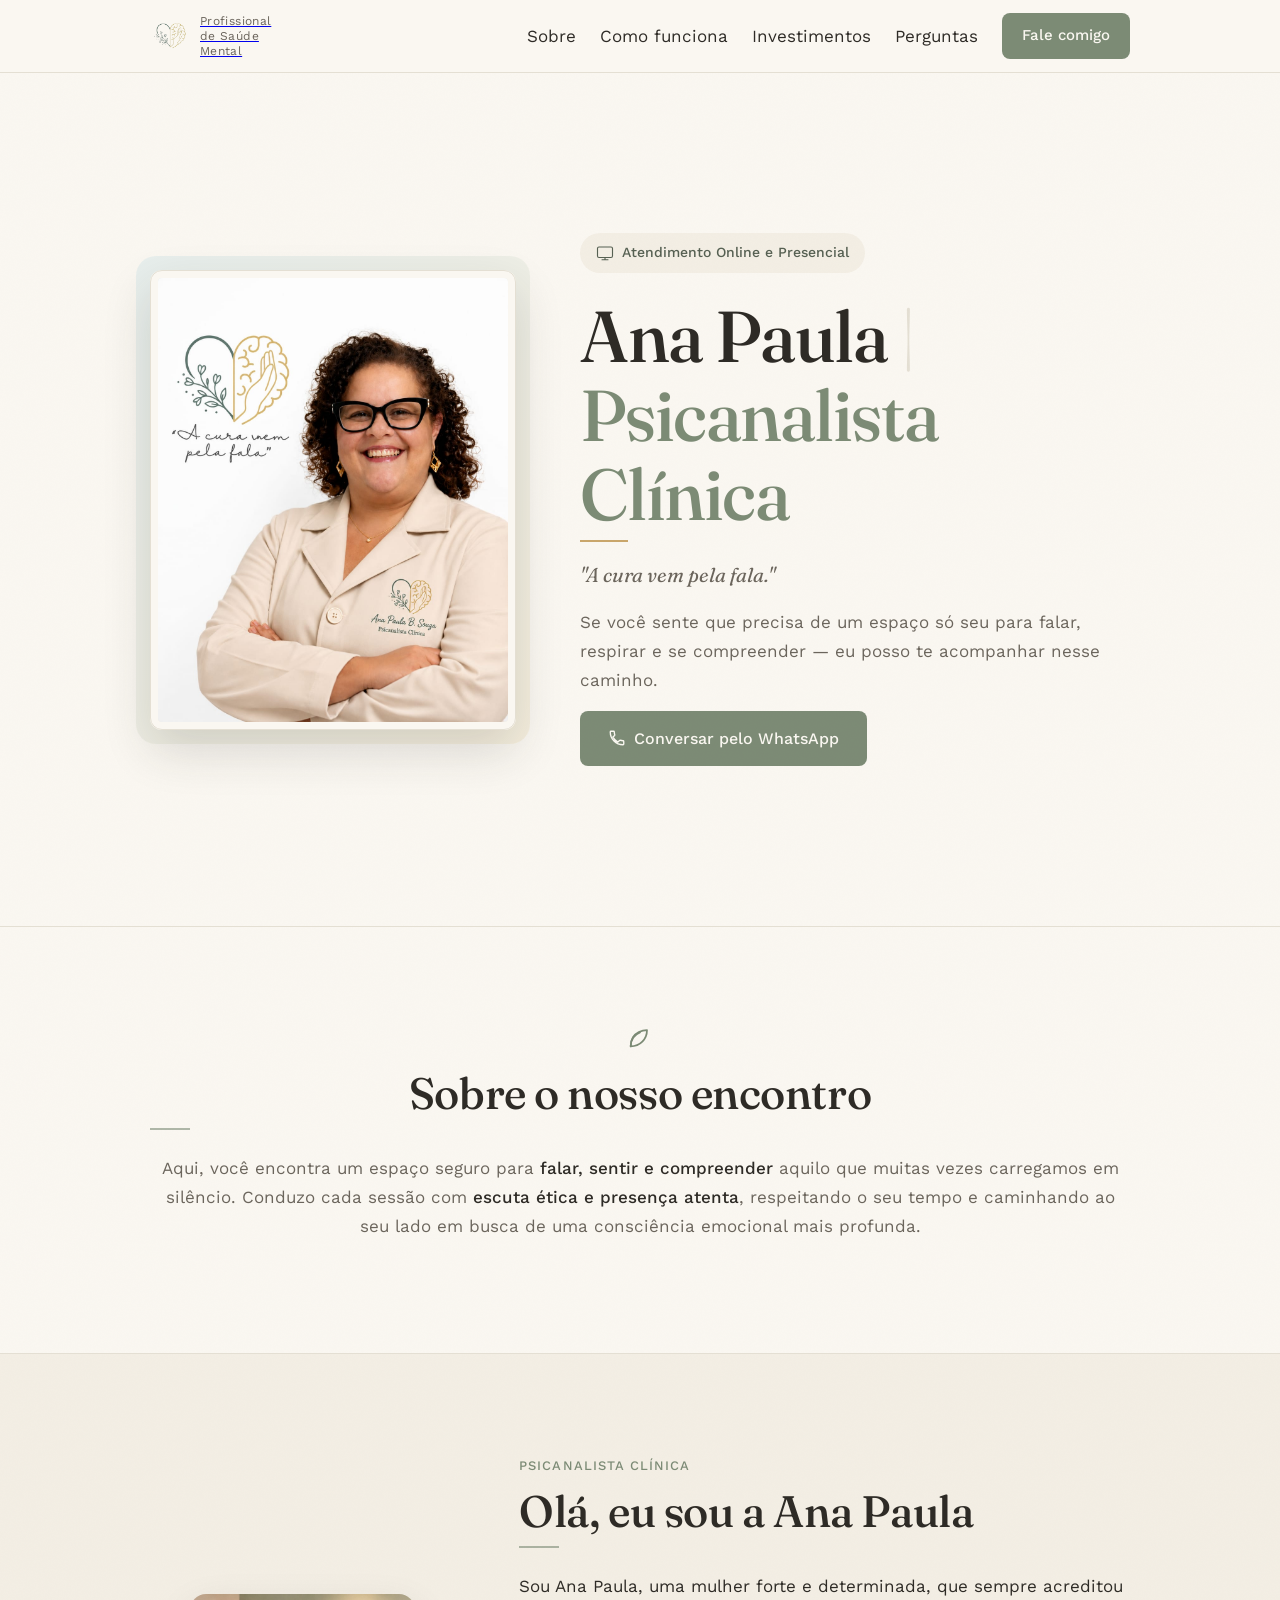
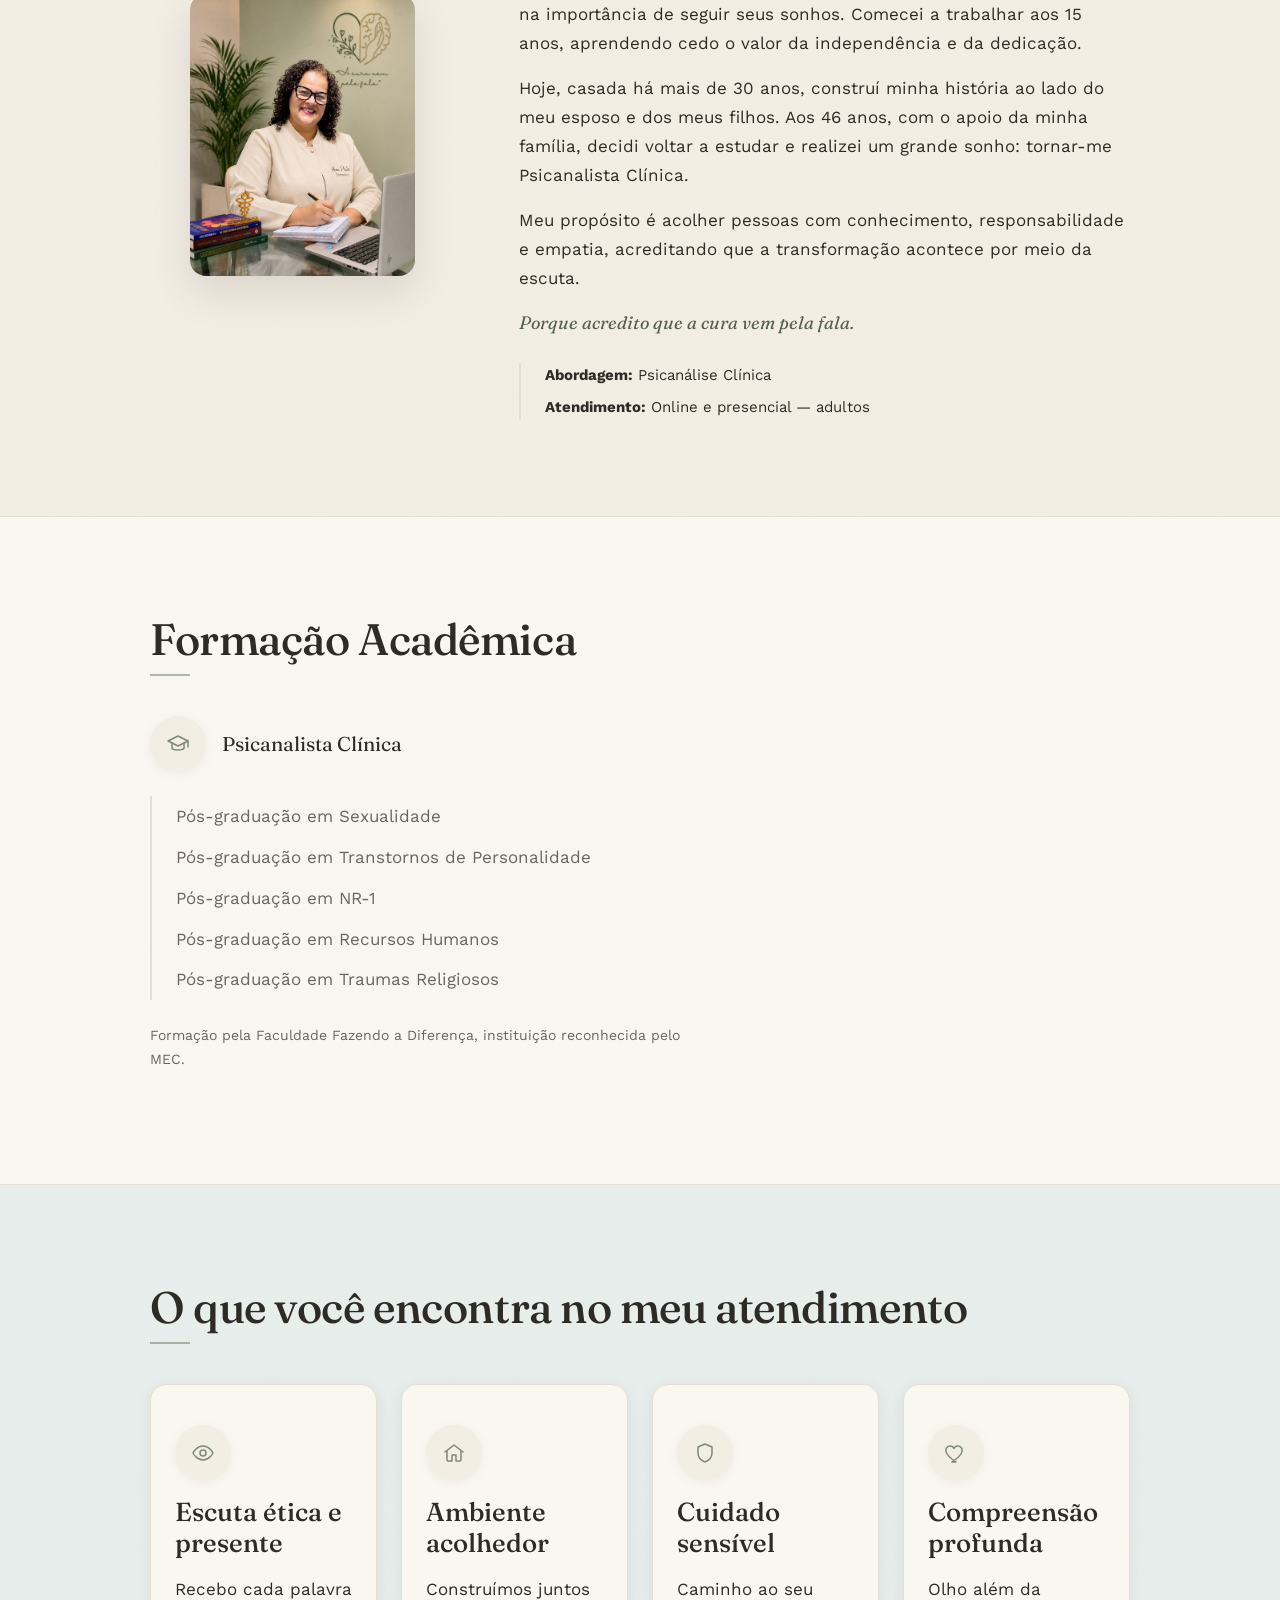
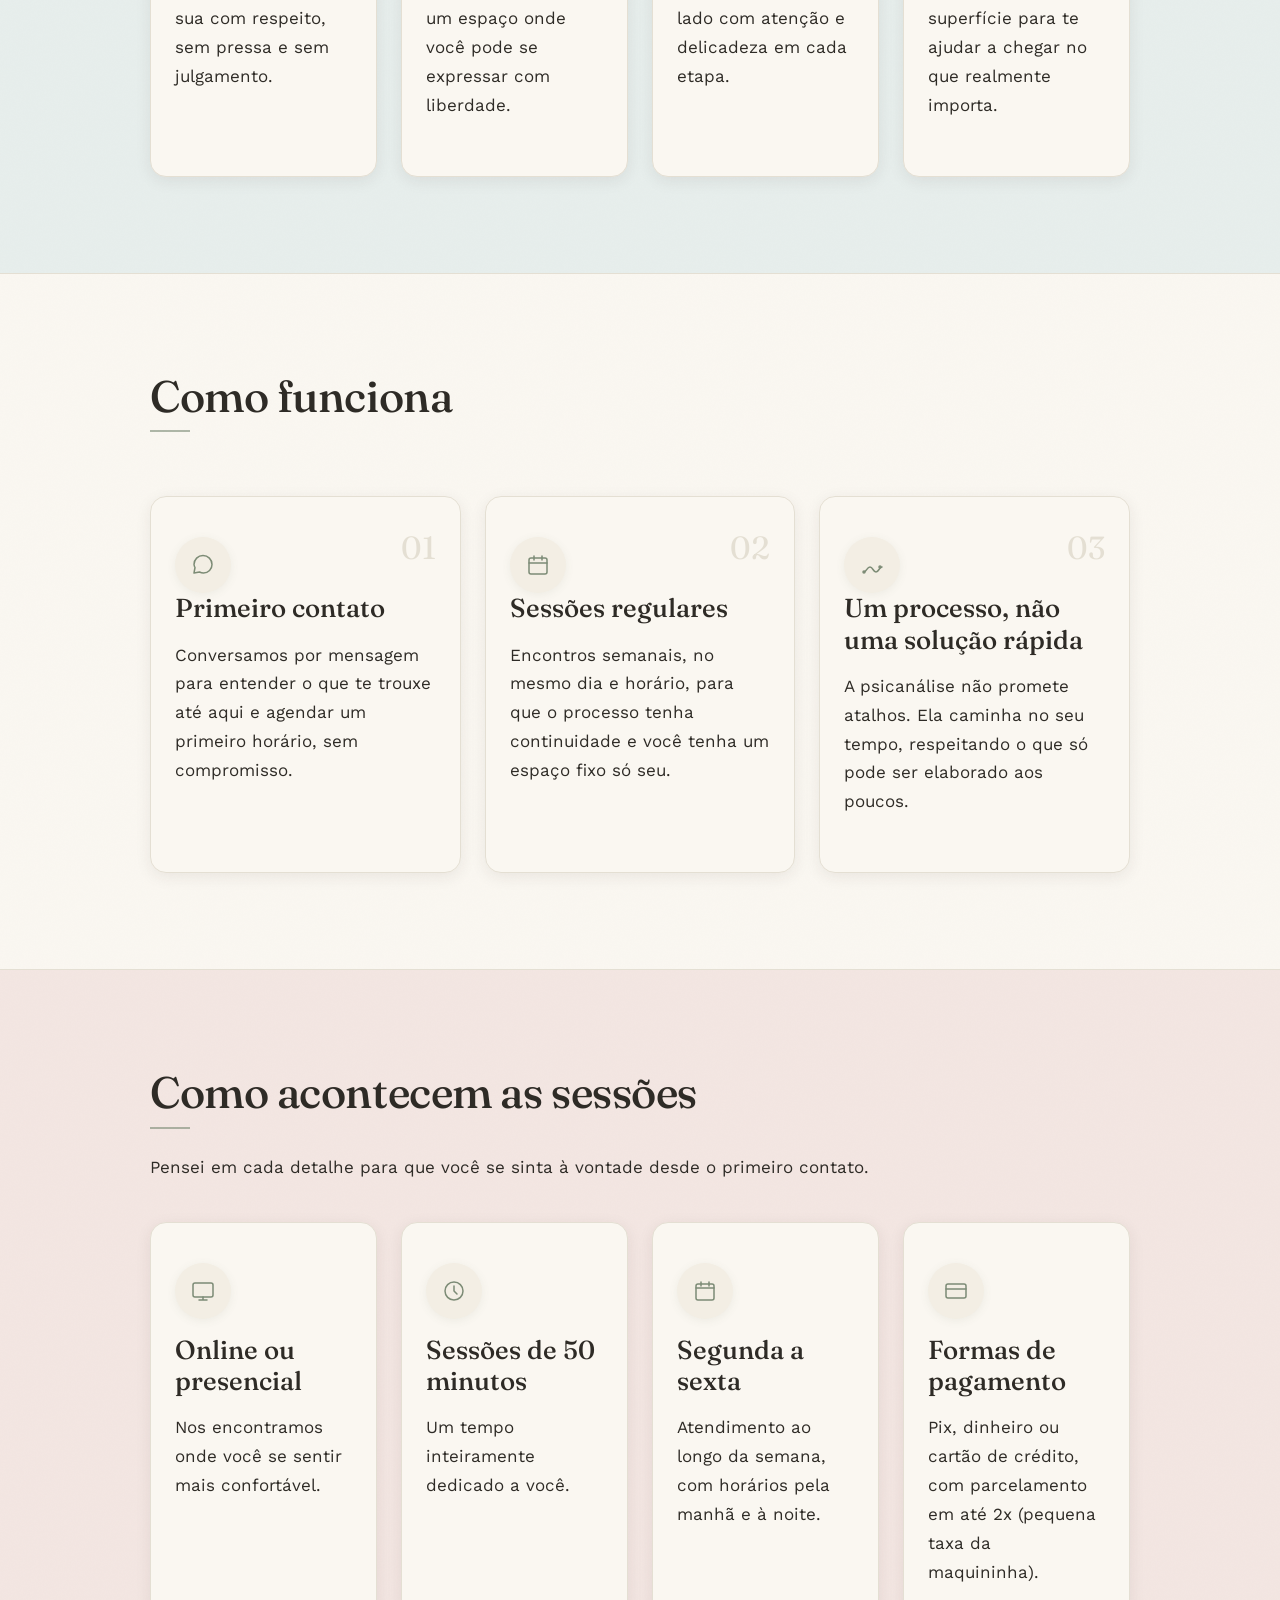
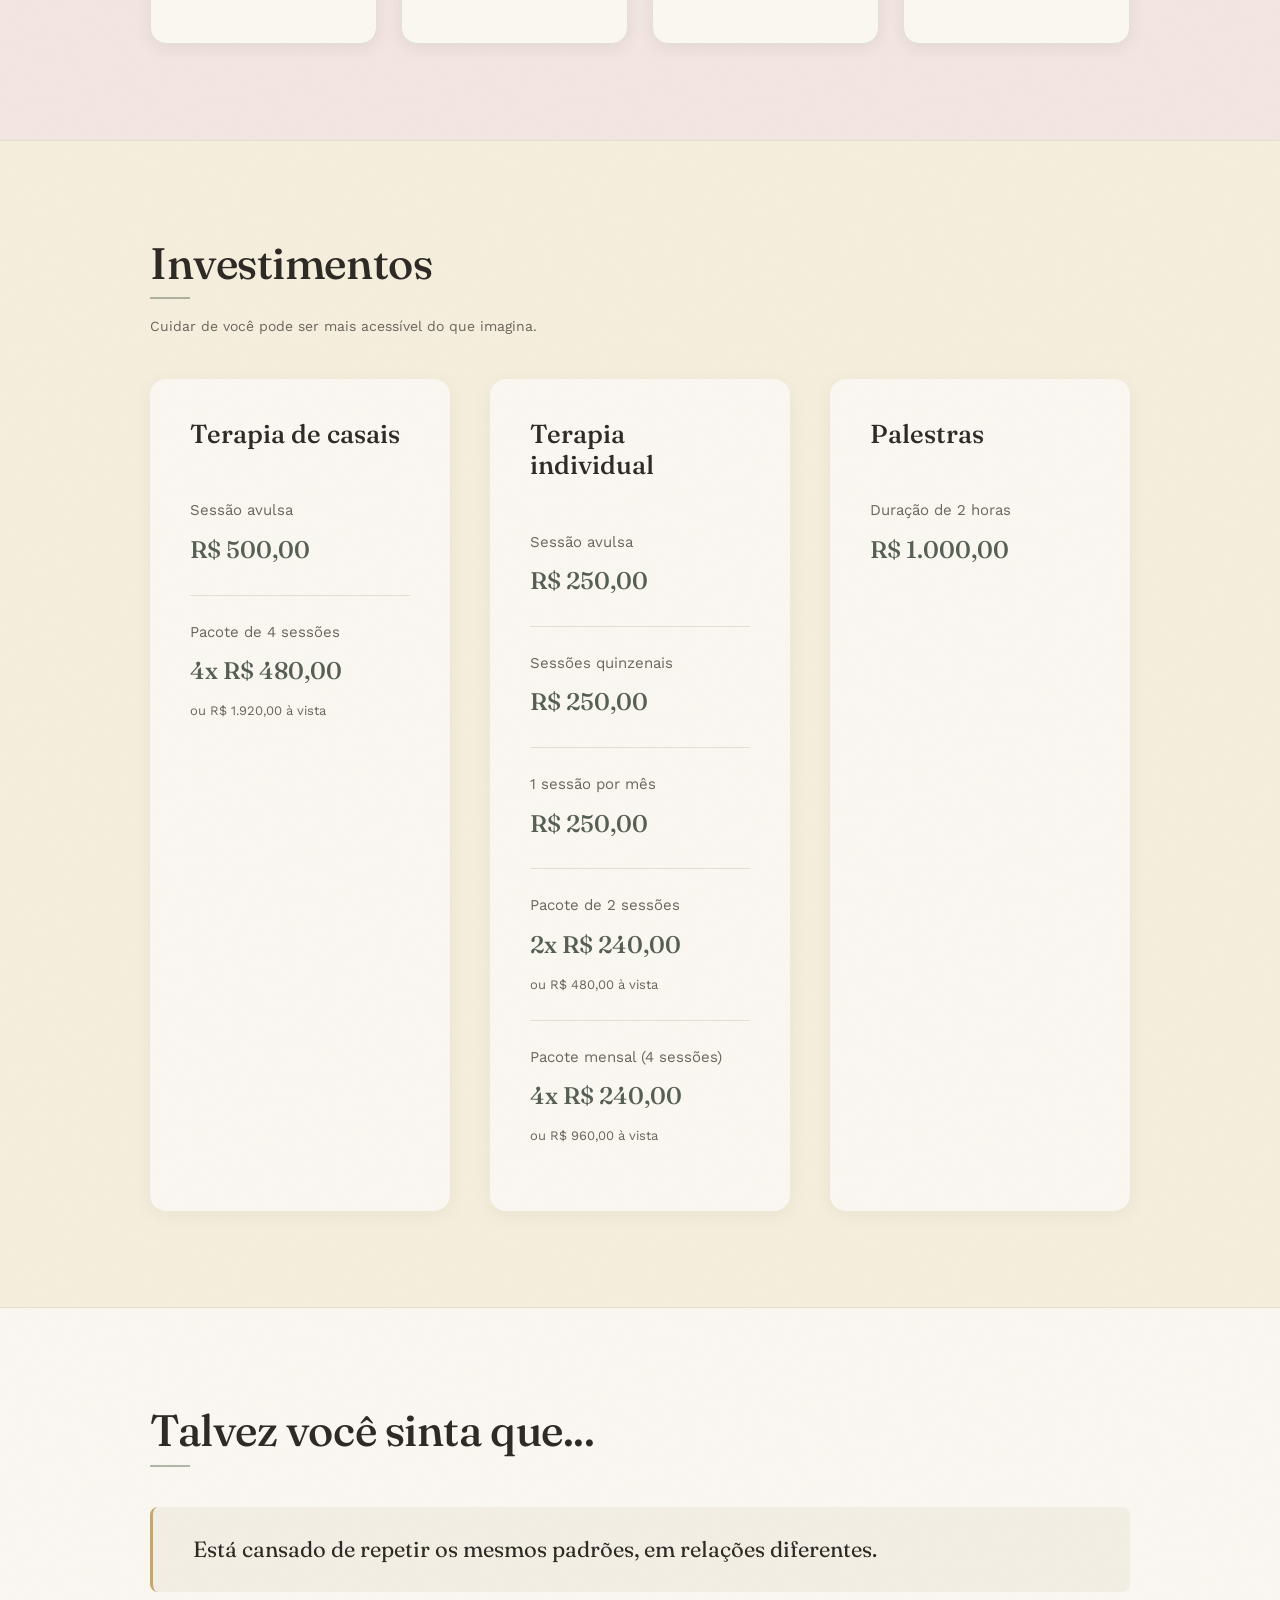
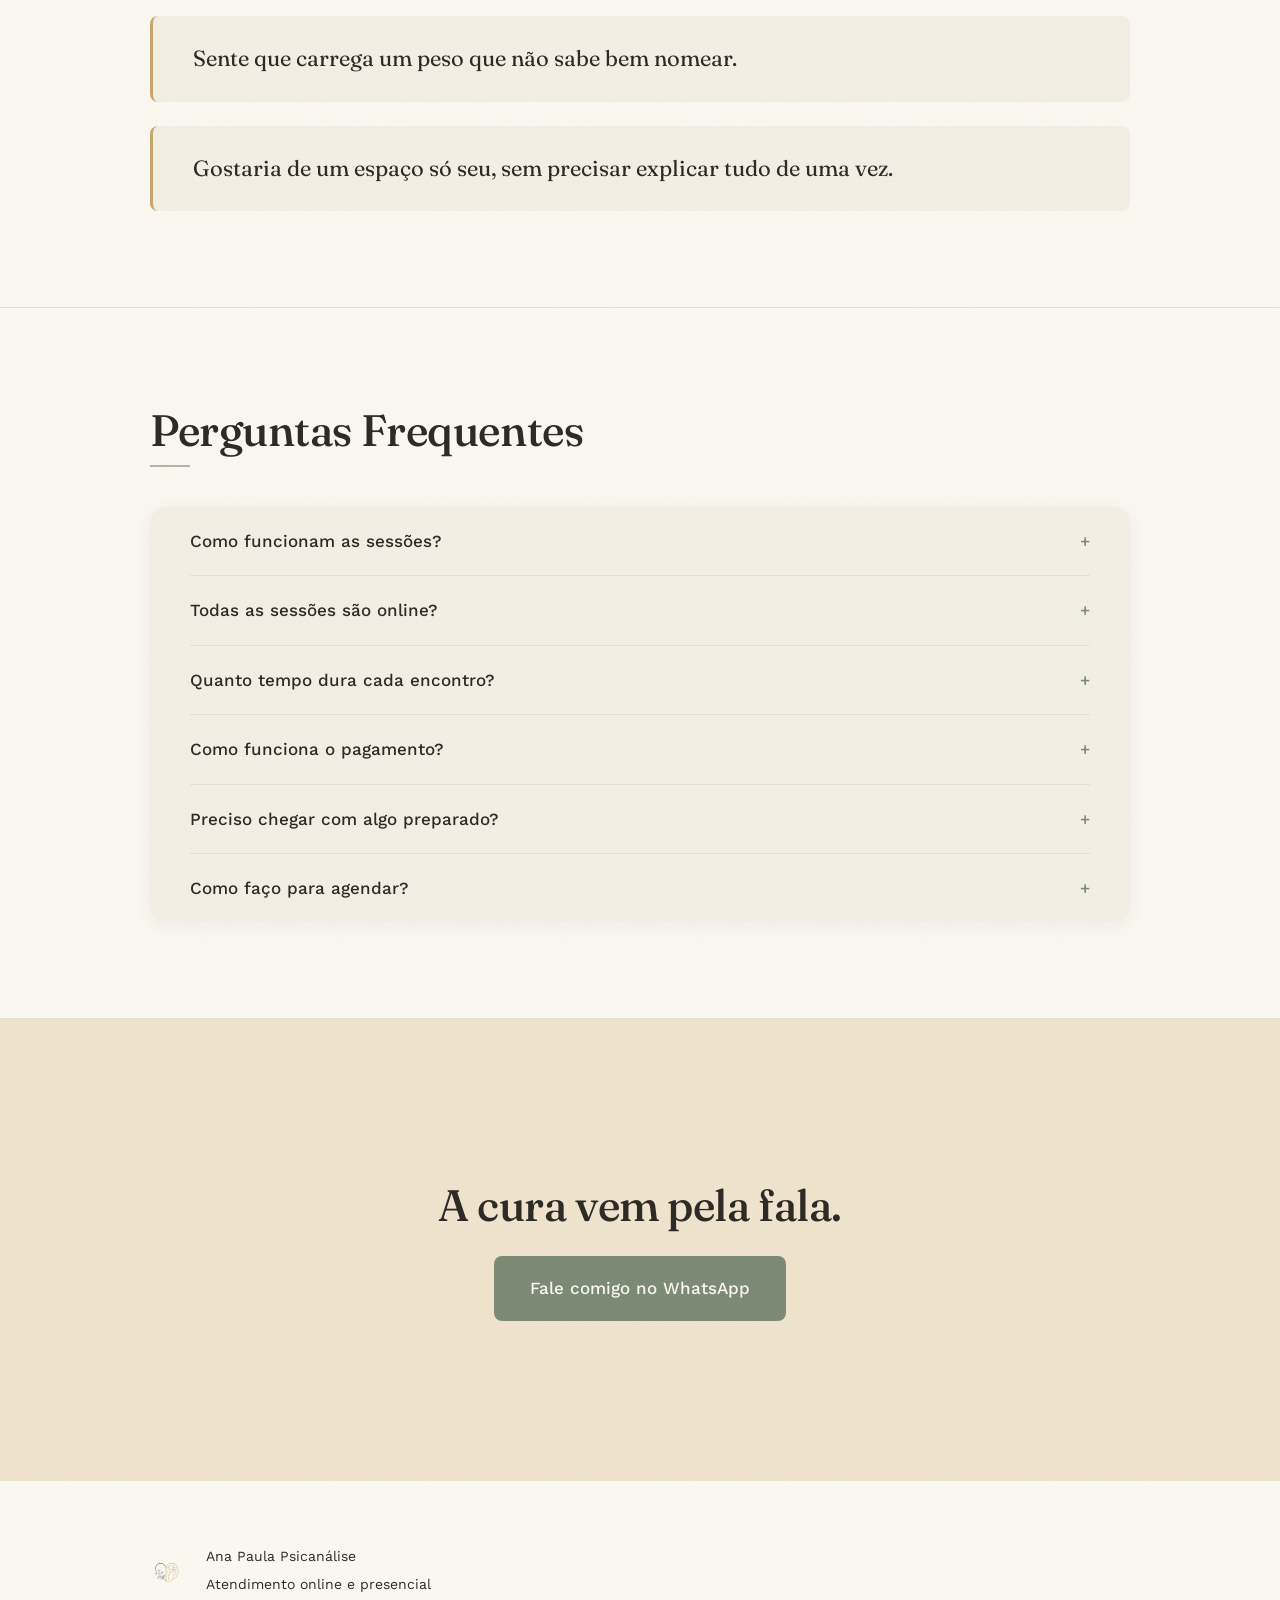
<file: index.html>
<!DOCTYPE html>
<html lang="pt-BR">
<head>
<meta charset="UTF-8">
<meta name="viewport" content="width=device-width, initial-scale=1.0">
<title>Ana Paula | Psicanálise Clínica</title>
<meta name="description" content="Psicanálise clínica com Ana Paula. Um espaço de escuta para quem sente que precisa colocar em palavras o que já pesa há tempo. Sessões online e presenciais.">
<link rel="canonical" href="https://www.psicanalistaanapaula.com.br/">
<link rel="icon" href="/favicon.ico" sizes="any">
<link rel="icon" href="/favicon-32x32.png" type="image/png" sizes="32x32">
<link rel="icon" href="/favicon-192x192.png" type="image/png" sizes="192x192">
<link rel="apple-touch-icon" href="/apple-touch-icon.png">

<link rel="preconnect" href="https://fonts.googleapis.com">
<link rel="preconnect" href="https://fonts.gstatic.com" crossorigin>
<link href="https://fonts.googleapis.com/css2?family=Fraunces:opsz,wght@9..144,400;9..144,500&family=Work+Sans:wght@400;500&display=swap" rel="stylesheet">

<meta property="og:type" content="website">
<meta property="og:locale" content="pt_BR">
<meta property="og:title" content="Ana Paula | Psicanálise Clínica">
<meta property="og:description" content="Um espaço de escuta para quem sente que precisa colocar em palavras o que já pesa há tempo.">
<meta property="og:image" content="https://www.psicanalistaanapaula.com.br/ana-paula-foto.jpg">
<meta property="og:image:width" content="1114">
<meta property="og:image:height" content="1412">
<meta property="og:image:type" content="image/jpeg">
<meta property="og:url" content="https://www.psicanalistaanapaula.com.br/">

<script type="application/ld+json">
{
  "@context": "https://schema.org",
  "@type": "ProfessionalService",
  "name": "Ana Paula Psicanálise",
  "founder": {
    "@type": "Person",
    "name": "Ana Paula",
    "jobTitle": "Psicanalista Clínica"
  },
  "url": "https://www.psicanalistaanapaula.com.br/",
  "areaServed": "BR",
  "description": "Atendimento em psicanálise clínica, sessões online e presenciais."
}
</script>

<link rel="stylesheet" href="styles.css">
</head>
<body>

<a class="skip-link" href="#conteudo-principal">Pular para o conteúdo principal</a>

<header class="site-header">
  <div class="container header-inner">
    <a href="#topo" class="logo" aria-label="Ana Paula Psicanálise — página inicial">
      <img src="/logo-simbolo.png" alt="Ana Paula Psicanálise — símbolo de coração unindo natureza e mente" width="40" height="40">
      <span class="logo-caption">Profissional de Saúde Mental</span>
    </a>
    <div class="header-actions">
      <nav aria-label="Navegação principal">
        <ul class="nav-list" id="nav-list">
          <li><a href="#sobre">Sobre</a></li>
          <li><a href="#como-funciona">Como funciona</a></li>
          <li><a href="#valores">Investimentos</a></li>
          <li><a href="#faq">Perguntas</a></li>
        </ul>
      </nav>
      <a href="https://wa.me/5511976975546" class="nav-cta btn btn-primary" rel="noopener" target="_blank">Fale comigo</a>
      <button class="menu-toggle" type="button" aria-expanded="false" aria-controls="nav-list" aria-label="Abrir menu">
        <span class="bar" aria-hidden="true"></span>
        <span class="bar" aria-hidden="true"></span>
        <span class="bar" aria-hidden="true"></span>
      </button>
    </div>
  </div>
</header>

<main id="conteudo-principal">

  <section id="topo" class="section section-hero" aria-labelledby="hero-heading">
    <div class="container hero-inner">
      <figure class="hero-photo reveal">
        <img src="/ana-paula-foto.jpg" alt="Ana Paula, psicanalista clínica, sorrindo, de braços cruzados" width="560" height="710">
      </figure>
      <div class="hero-copy reveal">
        <span class="hero-badge">
          <svg viewBox="0 0 24 24" width="18" height="18" fill="none" stroke="currentColor" stroke-width="1.5" stroke-linecap="round" stroke-linejoin="round" aria-hidden="true"><rect x="2" y="4" width="20" height="14" rx="2"/><path d="M8 21h8M12 18v3"/></svg>
          Atendimento Online e Presencial
        </span>
        <h1 id="hero-heading">Ana Paula <span class="hero-divider">|</span><br><span class="hero-title-accent">Psicanalista Clínica</span></h1>
        <p class="hero-quote">"A cura vem pela fala."</p>
        <p class="hero-subheadline">Se você sente que precisa de um espaço só seu para falar, respirar e se compreender — eu posso te acompanhar nesse caminho.</p>
        <a href="#convite" class="btn btn-primary">
          <svg viewBox="0 0 24 24" width="18" height="18" fill="none" stroke="currentColor" stroke-width="1.8" stroke-linecap="round" stroke-linejoin="round" aria-hidden="true" style="vertical-align:-3px;margin-right:8px;"><path d="M6.6 10.8c1.4 2.8 3.8 5.2 6.6 6.6l2.2-2.2c.3-.3.7-.4 1-.2 1.1.4 2.3.6 3.6.6.6 0 1 .4 1 1V20c0 .6-.4 1-1 1C10.6 21 3 13.4 3 4c0-.6.4-1 1-1h3.4c.6 0 1 .4 1 1 0 1.3.2 2.5.6 3.6.1.3 0 .7-.2 1L6.6 10.8Z"/></svg>Conversar pelo WhatsApp
        </a>
      </div>
    </div>
  </section>

  <section class="section section-intro" aria-labelledby="intro-heading">
    <div class="container intro-inner">
      <span class="intro-icon reveal" aria-hidden="true"><svg viewBox="0 0 24 24" width="28" height="28" fill="none" stroke="currentColor" stroke-width="1.5" stroke-linecap="round" stroke-linejoin="round"><path d="M4 20c8 0 14-6 14-14 0 0-14 0-14 14Z"/><path d="M4 20c0-6 3-10 8-12"/></svg></span>
      <h2 id="intro-heading" class="reveal">Sobre o nosso encontro</h2>
      <p class="intro-text reveal">Aqui, você encontra um espaço seguro para <strong>falar, sentir e compreender</strong> aquilo que muitas vezes carregamos em silêncio. Conduzo cada sessão com <strong>escuta ética e presença atenta</strong>, respeitando o seu tempo e caminhando ao seu lado em busca de uma consciência emocional mais profunda.</p>
    </div>
  </section>

  <section id="sobre" class="section section-sobre" aria-labelledby="sobre-heading">
    <div class="container sobre-inner">
      <figure class="sobre-photo reveal">
        <img src="/ana-paula-foto-sobre-2.jpg" alt="Ana Paula, psicanalista clínica, escrevendo em seu consultório" width="480" height="600" loading="lazy">
      </figure>
      <div class="sobre-copy reveal">
        <span class="kicker">Psicanalista clínica</span>
        <h2 id="sobre-heading">Olá, eu sou a Ana Paula</h2>
        <p>Sou Ana Paula, uma mulher forte e determinada, que sempre acreditou na importância de seguir seus sonhos. Comecei a trabalhar aos 15 anos, aprendendo cedo o valor da independência e da dedicação.</p>
        <p>Hoje, casada há mais de 30 anos, construí minha história ao lado do meu esposo e dos meus filhos. Aos 46 anos, com o apoio da minha família, decidi voltar a estudar e realizei um grande sonho: tornar-me Psicanalista Clínica.</p>
        <p>Meu propósito é acolher pessoas com conhecimento, responsabilidade e empatia, acreditando que a transformação acontece por meio da escuta.</p>
        <p class="sobre-quote">Porque acredito que a cura vem pela fala.</p>
        <div class="facts-block">
          <p><strong>Abordagem:</strong> Psicanálise Clínica</p>
          <p><strong>Atendimento:</strong> Online e presencial — adultos</p>
        </div>
      </div>
    </div>
  </section>

  <section id="formacao" class="section section-formacao" aria-labelledby="formacao-heading">
    <div class="container">
      <h2 id="formacao-heading" class="reveal">Formação Acadêmica</h2>
      <div class="formacao-block reveal">
        <p class="formacao-principal">
          <span class="icon-badge" aria-hidden="true"><svg viewBox="0 0 24 24" width="24" height="24" fill="none" stroke="currentColor" stroke-width="1.5" stroke-linecap="round" stroke-linejoin="round"><path d="M2 9l10-5 10 5-10 5-10-5Z"/><path d="M6 11v5c0 1 3 2 6 2s6-1 6-2v-5"/><path d="M22 9v6"/></svg></span>
          Psicanalista Clínica
        </p>
        <ul class="formacao-list">
          <li>Pós-graduação em Sexualidade</li>
          <li>Pós-graduação em Transtornos de Personalidade</li>
          <li>Pós-graduação em NR-1</li>
          <li>Pós-graduação em Recursos Humanos</li>
          <li>Pós-graduação em Traumas Religiosos</li>
        </ul>
        <p class="formacao-note">Formação pela Faculdade Fazendo a Diferença, instituição reconhecida pelo MEC.</p>
      </div>
    </div>
  </section>


  <section id="diferenciais" class="section section-diferenciais" aria-labelledby="diferenciais-heading">
    <div class="container">
      <h2 id="diferenciais-heading" class="reveal">O que você encontra no meu atendimento</h2>
      <div class="cards-grid">
        <div class="step reveal">
          <span class="step-icon"><span class="icon-badge" aria-hidden="true"><svg viewBox="0 0 24 24" width="24" height="24" fill="none" stroke="currentColor" stroke-width="1.5" stroke-linecap="round" stroke-linejoin="round"><path d="M2 12s3.5-7 10-7 10 7 10 7-3.5 7-10 7-10-7-10-7Z"/><circle cx="12" cy="12" r="3"/></svg></span></span>
          <h3>Escuta ética e presente</h3>
          <p>Recebo cada palavra sua com respeito, sem pressa e sem julgamento.</p>
        </div>
        <div class="step reveal">
          <span class="step-icon"><span class="icon-badge" aria-hidden="true"><svg viewBox="0 0 24 24" width="24" height="24" fill="none" stroke="currentColor" stroke-width="1.5" stroke-linecap="round" stroke-linejoin="round"><path d="M3 11l9-7 9 7"/><path d="M5 10v9a1 1 0 0 0 1 1h4v-6h4v6h4a1 1 0 0 0 1-1v-9"/></svg></span></span>
          <h3>Ambiente acolhedor</h3>
          <p>Construímos juntos um espaço onde você pode se expressar com liberdade.</p>
        </div>
        <div class="step reveal">
          <span class="step-icon"><span class="icon-badge" aria-hidden="true"><svg viewBox="0 0 24 24" width="24" height="24" fill="none" stroke="currentColor" stroke-width="1.5" stroke-linecap="round" stroke-linejoin="round"><path d="M12 3l7 3v6c0 4.5-3 7.5-7 9-4-1.5-7-4.5-7-9V6l7-3Z"/></svg></span></span>
          <h3>Cuidado sensível</h3>
          <p>Caminho ao seu lado com atenção e delicadeza em cada etapa.</p>
        </div>
        <div class="step reveal">
          <span class="step-icon"><span class="icon-badge" aria-hidden="true"><svg viewBox="0 0 24 24" width="24" height="24" fill="none" stroke="currentColor" stroke-width="1.5" stroke-linecap="round" stroke-linejoin="round"><path d="M12 21s-7-4.5-9.5-9C1 8.5 2.5 5 6 5c2 0 3.5 1.2 4 2.5C10.5 6.2 12 5 14 5c3.5 0 5 3.5 3.5 7-2.5 4.5-9.5 9-9.5 9Z"/></svg></span></span>
          <h3>Compreensão profunda</h3>
          <p>Olho além da superfície para te ajudar a chegar no que realmente importa.</p>
        </div>
      </div>
    </div>
  </section>

  <section id="como-funciona" class="section section-como-funciona" aria-labelledby="como-funciona-heading">
    <div class="container">
      <h2 id="como-funciona-heading" class="reveal">Como funciona</h2>
      <ol class="steps-list">
        <li class="step reveal">
          <span class="step-number" aria-hidden="true">01</span>
          <span class="icon-badge" aria-hidden="true"><svg viewBox="0 0 24 24" width="24" height="24" fill="none" stroke="currentColor" stroke-width="1.5" stroke-linecap="round" stroke-linejoin="round"><path d="M21 11.5a8.38 8.38 0 0 1-8.5 8.5 8.5 8.5 0 0 1-4-1L3 20l1-5.5A8.38 8.38 0 0 1 3 11.5 8.5 8.5 0 1 1 21 11.5Z"/></svg></span>
          <h3>Primeiro contato</h3>
          <p>Conversamos por mensagem para entender o que te trouxe até aqui e agendar um primeiro horário, sem compromisso.</p>
        </li>
        <li class="step reveal">
          <span class="step-number" aria-hidden="true">02</span>
          <span class="icon-badge" aria-hidden="true"><svg viewBox="0 0 24 24" width="24" height="24" fill="none" stroke="currentColor" stroke-width="1.5" stroke-linecap="round" stroke-linejoin="round"><rect x="3" y="5" width="18" height="16" rx="2"/><path d="M8 3v4M16 3v4M3 10h18"/></svg></span>
          <h3>Sessões regulares</h3>
          <p>Encontros semanais, no mesmo dia e horário, para que o processo tenha continuidade e você tenha um espaço fixo só seu.</p>
        </li>
        <li class="step reveal">
          <span class="step-number" aria-hidden="true">03</span>
          <span class="icon-badge" aria-hidden="true"><svg viewBox="0 0 24 24" width="24" height="24" fill="none" stroke="currentColor" stroke-width="1.5" stroke-linecap="round" stroke-linejoin="round"><path d="M4 19c3-1 3-5 6-5s3 5 6 5 3-5 6-5"/><circle cx="4" cy="19" r="1"/><circle cx="20" cy="14" r="1"/></svg></span>
          <h3>Um processo, não uma solução rápida</h3>
          <p>A psicanálise não promete atalhos. Ela caminha no seu tempo, respeitando o que só pode ser elaborado aos poucos.</p>
        </li>
      </ol>
    </div>
  </section>

  <section id="sessoes" class="section section-sessoes" aria-labelledby="sessoes-heading">
    <div class="container">
      <h2 id="sessoes-heading" class="reveal">Como acontecem as sessões</h2>
      <p class="reveal">Pensei em cada detalhe para que você se sinta à vontade desde o primeiro contato.</p>
      <div class="cards-grid">
        <div class="step reveal">
          <span class="step-icon"><span class="icon-badge" aria-hidden="true"><svg viewBox="0 0 24 24" width="24" height="24" fill="none" stroke="currentColor" stroke-width="1.5" stroke-linecap="round" stroke-linejoin="round"><rect x="2" y="4" width="20" height="14" rx="2"/><path d="M8 21h8M12 18v3"/></svg></span></span>
          <h3>Online ou presencial</h3>
          <p>Nos encontramos onde você se sentir mais confortável.</p>
        </div>
        <div class="step reveal">
          <span class="step-icon"><span class="icon-badge" aria-hidden="true"><svg viewBox="0 0 24 24" width="24" height="24" fill="none" stroke="currentColor" stroke-width="1.5" stroke-linecap="round" stroke-linejoin="round"><circle cx="12" cy="12" r="9"/><path d="M12 7v5l3 3"/></svg></span></span>
          <h3>Sessões de 50 minutos</h3>
          <p>Um tempo inteiramente dedicado a você.</p>
        </div>
        <div class="step reveal">
          <span class="step-icon"><span class="icon-badge" aria-hidden="true"><svg viewBox="0 0 24 24" width="24" height="24" fill="none" stroke="currentColor" stroke-width="1.5" stroke-linecap="round" stroke-linejoin="round"><path d="M16 3v4M8 3v4M3 9h18"/><rect x="3" y="5" width="18" height="16" rx="2"/></svg></span></span>
          <h3>Segunda a sexta</h3>
          <p>Atendimento ao longo da semana, com horários pela manhã e à noite.</p>
        </div>
        <div class="step reveal">
          <span class="step-icon"><span class="icon-badge" aria-hidden="true"><svg viewBox="0 0 24 24" width="24" height="24" fill="none" stroke="currentColor" stroke-width="1.5" stroke-linecap="round" stroke-linejoin="round"><rect x="2" y="5" width="20" height="14" rx="2"/><path d="M2 10h20"/></svg></span></span>
          <h3>Formas de pagamento</h3>
          <p>Pix, dinheiro ou cartão de crédito, com parcelamento em até 2x (pequena taxa da maquininha).</p>
        </div>
      </div>
    </div>
  </section>

  <section id="valores" class="section section-valores" aria-labelledby="valores-heading">
    <div class="container">
      <h2 id="valores-heading" class="reveal">Investimentos</h2>
      <p class="valores-subtitle reveal">Cuidar de você pode ser mais acessível do que imagina.</p>
      <div class="valores-grid">
        <div class="valores-card reveal">
          <h3>Terapia de casais</h3>
          <ul class="valores-list">
            <li>
              <span class="valor-label">Sessão avulsa</span>
              <span class="valor-price"><strong>R$ 500,00</strong></span>
            </li>
            <li>
              <span class="valor-label">Pacote de 4 sessões</span>
              <span class="valor-price">
                <strong>4x R$ 480,00</strong>
                <em>ou R$ 1.920,00 à vista</em>
              </span>
            </li>
          </ul>
        </div>
        <div class="valores-card reveal">
          <h3>Terapia individual</h3>
          <ul class="valores-list">
            <li>
              <span class="valor-label">Sessão avulsa</span>
              <span class="valor-price"><strong>R$ 250,00</strong></span>
            </li>
            <li>
              <span class="valor-label">Sessões quinzenais</span>
              <span class="valor-price"><strong>R$ 250,00</strong></span>
            </li>
            <li>
              <span class="valor-label">1 sessão por mês</span>
              <span class="valor-price"><strong>R$ 250,00</strong></span>
            </li>
            <li>
              <span class="valor-label">Pacote de 2 sessões</span>
              <span class="valor-price">
                <strong>2x R$ 240,00</strong>
                <em>ou R$ 480,00 à vista</em>
              </span>
            </li>
            <li>
              <span class="valor-label">Pacote mensal (4 sessões)</span>
              <span class="valor-price">
                <strong>4x R$ 240,00</strong>
                <em>ou R$ 960,00 à vista</em>
              </span>
            </li>
          </ul>
        </div>
        <div class="valores-card reveal">
          <h3>Palestras</h3>
          <ul class="valores-list">
            <li>
              <span class="valor-label">Duração de 2 horas</span>
              <span class="valor-price"><strong>R$ 1.000,00</strong></span>
            </li>
          </ul>
        </div>
      </div>
    </div>
  </section>

  <section id="para-quem-e" class="section section-para-quem-e" aria-labelledby="para-quem-e-heading">
    <div class="container">
      <h2 id="para-quem-e-heading" class="reveal">Talvez você sinta que...</h2>
      <ul class="identificacao-list">
        <li class="reveal">Está cansado de repetir os mesmos padrões, em relações diferentes.</li>
        <li class="reveal">Sente que carrega um peso que não sabe bem nomear.</li>
        <li class="reveal">Gostaria de um espaço só seu, sem precisar explicar tudo de uma vez.</li>
      </ul>
    </div>
  </section>

  <section id="faq" class="section section-faq" aria-labelledby="faq-heading">
    <div class="container">
      <h2 id="faq-heading" class="reveal">Perguntas Frequentes</h2>
      <div class="accordion reveal">
        <div class="accordion-item">
          <h3>
            <button class="accordion-trigger" aria-expanded="false" aria-controls="faq-1">
              Como funcionam as sessões?
              <span class="accordion-icon" aria-hidden="true">+</span>
            </button>
          </h3>
          <div id="faq-1" class="accordion-panel" hidden>
            <p>Conversamos por mensagem para entender o que te trouxe até aqui, agendamos um horário e seguimos em encontros semanais, no seu tempo.</p>
          </div>
        </div>
        <div class="accordion-item">
          <h3>
            <button class="accordion-trigger" aria-expanded="false" aria-controls="faq-2">
              Todas as sessões são online?
              <span class="accordion-icon" aria-hidden="true">+</span>
            </button>
          </h3>
          <div id="faq-2" class="accordion-panel" hidden>
            <p>Não — você escolhe entre online ou presencial, o que for mais confortável para o seu momento.</p>
          </div>
        </div>
        <div class="accordion-item">
          <h3>
            <button class="accordion-trigger" aria-expanded="false" aria-controls="faq-3">
              Quanto tempo dura cada encontro?
              <span class="accordion-icon" aria-hidden="true">+</span>
            </button>
          </h3>
          <div id="faq-3" class="accordion-panel" hidden>
            <p>Cada sessão dura 50 minutos, inteiramente dedicados a você.</p>
          </div>
        </div>
        <div class="accordion-item">
          <h3>
            <button class="accordion-trigger" aria-expanded="false" aria-controls="faq-4">
              Como funciona o pagamento?
              <span class="accordion-icon" aria-hidden="true">+</span>
            </button>
          </h3>
          <div id="faq-4" class="accordion-panel" hidden>
            <p>Aceito Pix, dinheiro ou cartão de crédito, com parcelamento em até 2x. Os valores completos estão na seção Investimentos.</p>
          </div>
        </div>
        <div class="accordion-item">
          <h3>
            <button class="accordion-trigger" aria-expanded="false" aria-controls="faq-5">
              Preciso chegar com algo preparado?
              <span class="accordion-icon" aria-hidden="true">+</span>
            </button>
          </h3>
          <div id="faq-5" class="accordion-panel" hidden>
            <p>Não. Não é preciso saber por onde começar — isso a gente descobre junto, na primeira conversa.</p>
          </div>
        </div>
        <div class="accordion-item">
          <h3>
            <button class="accordion-trigger" aria-expanded="false" aria-controls="faq-6">
              Como faço para agendar?
              <span class="accordion-icon" aria-hidden="true">+</span>
            </button>
          </h3>
          <div id="faq-6" class="accordion-panel" hidden>
            <p>Basta me chamar no WhatsApp — conversamos e encontramos juntos o melhor horário para você.</p>
          </div>
        </div>
      </div>
    </div>
  </section>

  <section id="convite" class="section section-convite" aria-labelledby="convite-heading">
    <div class="container">
      <h2 id="convite-heading" class="reveal">A cura vem pela fala.</h2>
      <a href="https://wa.me/5511976975546" class="btn btn-primary btn-large reveal" rel="noopener" target="_blank">
        Fale comigo no WhatsApp
      </a>
    </div>
  </section>

</main>

<footer class="site-footer">
  <div class="container footer-inner">
    <img src="/logo-simbolo.png" alt="" width="32" height="32" aria-hidden="true">
    <address>
      <p>Ana Paula Psicanálise</p>
      <p>Atendimento online e presencial</p>
    </address>
  </div>
</footer>

<script src="script.js" defer></script>
</body>
</html>
</file>
<file: styles.css>
/* ==========================================================================
   ETAPAS 2, 3, 4 — Design System, cores, tipografia, componentes, motion
   Fonte: Fase 3 (Direção de Arte + Design System Visual)
   ========================================================================== */

*, *::before, *::after { box-sizing: border-box; }
html { scroll-behavior: smooth; }

:root {
  /* --- Cores (Fase 3, seção 3) --- */
  --color-primary: #7C8B75;        /* verde sálvia */
  --color-primary-dark: #566052;   /* verde sálvia escuro */
  --color-accent: #C9A66B;         /* dourado suave */
  --color-bg: #FAF7F1;             /* off-white */
  --color-surface: #F3EEE4;        /* bege suave */
  --color-divider: #E4DFD3;        /* cinza elegante */
  --color-text: #2E2B26;           /* off-black */
  --color-text-muted: #6B655C;     /* cinza morno */
  --color-state: #B5654F;          /* terracota discreto */

  /* --- Tons pastéis (variedade, além do bege) --- */
  --color-pastel-blue: #E7EEEC;    /* verde-água suave */
  --color-pastel-rose: #F3E6E2;    /* rosa-terroso suave */
  --color-pastel-gold: #F5EEDD;    /* dourado suave em fundo */
  --color-surface-warm: #EFE3CE;   /* bege mais quente, para o Convite */

  /* --- Tipografia (Fase 3, seção 4) --- */
  --font-display: 'Fraunces', serif;
  --font-body: 'Work Sans', sans-serif;

  /* --- Espaçamento (Fase 3, seção 6) --- */
  --space-xs: 8px;
  --space-s: 16px;
  --space-m: 24px;
  --space-l: 40px;
  --space-xl: 64px;
  --space-xxl: 96px;
  --space-xxxl: 160px;

  /* --- Grid (Fase 3, seção 5) --- */
  --container-max: 1140px;
  --margin-desktop: 80px;
  --margin-tablet: 48px;
  --margin-mobile: 24px;

  /* --- Motion (Fase 3, seção 10) --- */
  --ease-calm: cubic-bezier(0.22, 1, 0.36, 1);
}

body {
  margin: 0;
  font-family: var(--font-body);
  font-size: 17px;
  line-height: 1.7;
  color: var(--color-text);
  background: var(--color-bg);
  -webkit-font-smoothing: antialiased;
}

h1, h2, h3 {
  font-family: var(--font-display);
  font-weight: 500;
  line-height: 1.2;
  margin: 0 0 var(--space-s);
}
h1 { font-size: clamp(36px, 6vw, 72px); letter-spacing: -0.02em; line-height: 1.1; margin-bottom: var(--space-m); }
h2 { font-size: clamp(28px, 4vw, 44px); letter-spacing: -0.01em; margin-bottom: var(--space-m); }
h3 { font-size: clamp(20px, 2.5vw, 26px); }

h2:not(.section-hero h2, .section-convite h2)::after {
  content: '';
  display: block;
  width: 40px;
  height: 2px;
  background: var(--color-primary);
  margin-top: var(--space-xs);
  opacity: 0.6;
}

p { margin: 0 0 var(--space-s); color: var(--color-text); }
.kicker {
  display: inline-block;
  font-size: 13px;
  font-weight: 500;
  letter-spacing: 0.08em;
  text-transform: uppercase;
  color: var(--color-primary);
  margin-bottom: var(--space-xs);
}
.facts-block {
  margin-top: var(--space-m);
  padding-left: var(--space-m);
  border-left: 2px solid var(--color-divider);
}
.facts-block p { margin: 0 0 6px; font-size: 15px; }
.facts-block p:last-child { margin-bottom: 0; }

.hero-badge {
  display: inline-flex;
  align-items: center;
  gap: 8px;
  background: var(--color-surface);
  color: var(--color-primary-dark);
  font-size: 14px;
  font-weight: 500;
  padding: 8px 16px;
  border-radius: 999px;
  margin-bottom: var(--space-m);
}
.hero-divider { color: var(--color-divider); font-weight: 300; }
.hero-title-accent { color: var(--color-primary); position: relative; display: inline-block; }
.hero-title-accent::after {
  content: '';
  position: absolute;
  left: 0;
  bottom: -8px;
  width: 48px;
  height: 2px;
  background: var(--color-accent);
}
.hero-quote {
  font-family: var(--font-display);
  font-style: italic;
  font-size: 20px;
  color: var(--color-text-muted);
  margin-top: var(--space-s);
}
.hero-subheadline { color: var(--color-text-muted); }
.sobre-quote {
  font-family: var(--font-display);
  font-style: italic;
  color: var(--color-primary-dark);
  font-size: 18px;
}

.formacao-block { margin-top: var(--space-l); max-width: 560px; }
.formacao-principal {
  display: flex;
  align-items: center;
  gap: var(--space-s);
  font-family: var(--font-display);
  font-size: 20px;
  color: var(--color-text);
  margin-bottom: var(--space-m);
}
.formacao-list {
  list-style: none;
  margin: 0 0 var(--space-m);
  padding-left: var(--space-m);
  border-left: 2px solid var(--color-divider);
}
.formacao-list li { padding: 6px 0; color: var(--color-text-muted); }
.formacao-note { font-size: 14px; color: var(--color-text-muted); }

.section-intro { text-align: center; }
.intro-inner { max-width: 640px; margin-inline: auto; }
.intro-icon {
  display: inline-flex;
  align-items: center;
  justify-content: center;
  color: var(--color-primary);
  margin-bottom: var(--space-s);
}
.intro-text { color: var(--color-text-muted); }
.intro-text strong { color: var(--color-text); font-weight: 500; }

img { max-width: 100%; height: auto; display: block; }

/* --- Acessibilidade --- */
.skip-link {
  position: absolute;
  left: -999px;
  top: 0;
  background: var(--color-text);
  color: var(--color-bg);
  padding: var(--space-xs) var(--space-s);
  z-index: 100;
  border-radius: 0 0 8px 0;
}
.skip-link:focus { left: 0; top: 0; }

:focus-visible {
  outline: 2px solid var(--color-accent);
  outline-offset: 2px;
}

@media (prefers-reduced-motion: reduce) {
  *, *::before, *::after {
    animation-duration: 0.01ms !important;
    transition-duration: 0.01ms !important;
    scroll-behavior: auto !important;
  }
  .reveal { opacity: 1 !important; transform: none !important; }
}

/* --- Container --- */
.container {
  max-width: var(--container-max);
  margin-inline: auto;
  padding-inline: var(--margin-mobile);
}
@media (min-width: 768px) {
  .container { padding-inline: var(--margin-tablet); }
}
@media (min-width: 1200px) {
  .container { padding-inline: var(--margin-desktop); }
}

/* --- Header --- */
.site-header {
  position: sticky;
  top: 0;
  z-index: 10;
  background: rgba(250, 247, 241, 0.92);
  backdrop-filter: blur(6px);
  border-bottom: 1px solid var(--color-divider);
}
.header-inner {
  position: relative;
  display: flex;
  align-items: center;
  justify-content: space-between;
  min-height: 72px;
  gap: var(--space-m);
}
.logo { display: flex; align-items: center; gap: 10px; }
.logo img { border-radius: 4px; }
.logo-caption {
  font-size: 10.5px;
  color: var(--color-text-muted);
  letter-spacing: 0.02em;
  max-width: 72px;
  line-height: 1.25;
}
@media (min-width: 480px) {
  .logo-caption { font-size: 12px; max-width: 90px; letter-spacing: 0.03em; }
}
.header-actions {
  display: flex;
  align-items: center;
  gap: var(--space-xs);
}
@media (min-width: 480px) {
  .header-actions { gap: var(--space-m); }
}
.nav-list {
  display: flex;
  gap: var(--space-m);
  list-style: none;
  margin: 0;
  padding: 0;
}
.nav-list a {
  color: var(--color-text);
  text-decoration: none;
  transition: color 200ms var(--ease-calm);
}
.nav-list a:hover { color: var(--color-primary); }
@media (max-width: 767px) {
  .nav-list {
    position: absolute;
    top: 100%;
    left: 0;
    right: 0;
    flex-direction: column;
    gap: 0;
    background: var(--color-bg);
    box-shadow: 0 12px 24px rgba(46, 43, 38, 0.08);
    padding: var(--space-s) var(--margin-mobile);
    opacity: 0;
    visibility: hidden;
    transform: translateY(-6px);
    pointer-events: none;
    transition: opacity 220ms var(--ease-calm), transform 220ms var(--ease-calm), visibility 220ms;
  }
  .nav-list.is-open {
    opacity: 1;
    visibility: visible;
    transform: none;
    pointer-events: auto;
  }
  .nav-list a {
    display: block;
    padding: var(--space-s) 0;
    border-bottom: 1px solid var(--color-divider);
  }
  .nav-list li:last-child a { border-bottom: none; }
}

/* --- Menu hambúrguer (mobile) --- */
.menu-toggle {
  display: none;
  background: none;
  border: none;
  cursor: pointer;
  width: 40px;
  height: 40px;
  border-radius: 50%;
  transition: background-color 200ms var(--ease-calm);
}
.menu-toggle:hover, .menu-toggle:focus-visible { background: var(--color-surface); }
@media (max-width: 767px) {
  .menu-toggle {
    display: inline-flex;
    align-items: center;
    justify-content: center;
    flex-direction: column;
  }
}
.menu-toggle .bar {
  display: block;
  width: 20px;
  height: 2px;
  border-radius: 1px;
  background: var(--color-text);
  margin: 2.5px 0;
  transition: transform 250ms var(--ease-calm), opacity 200ms var(--ease-calm);
}
.menu-toggle[aria-expanded="true"] .bar:nth-child(1) { transform: translateY(4.5px) rotate(45deg); }
.menu-toggle[aria-expanded="true"] .bar:nth-child(2) { opacity: 0; }
.menu-toggle[aria-expanded="true"] .bar:nth-child(3) { transform: translateY(-4.5px) rotate(-45deg); }

/* --- Botões --- */
.btn {
  display: inline-block;
  padding: 14px 28px;
  border-radius: 8px;
  text-decoration: none;
  font-family: var(--font-body);
  font-weight: 500;
  font-size: 16px;
  transition: background-color 200ms var(--ease-calm);
}
.btn-primary {
  background: var(--color-primary);
  color: var(--color-bg);
  border: none;
}
.btn-primary:hover { background: var(--color-primary-dark); }
.nav-cta { padding: 8px 14px; font-size: 13px; }
@media (min-width: 480px) {
  .nav-cta { padding: 10px 20px; font-size: 15px; }
}
.btn-large { padding: 18px 36px; font-size: 17px; }

/* --- Seções --- */
.section { padding-block: var(--space-xl); position: relative; isolation: isolate; }
.section::before {
  content: '';
  position: absolute;
  inset: 0;
  background-image: url("data:image/svg+xml;charset=UTF-8,%3Csvg xmlns='http://www.w3.org/2000/svg' width='180' height='180'%3E%3Cfilter id='n'%3E%3CfeTurbulence type='fractalNoise' baseFrequency='0.85' numOctaves='2' stitchTiles='stitch'/%3E%3C/filter%3E%3Crect width='100%25' height='100%25' filter='url(%23n)' opacity='0.5'/%3E%3C/svg%3E");
  opacity: 0.035;
  mix-blend-mode: multiply;
  pointer-events: none;
  z-index: 0;
}
.section + .section { border-top: 1px solid var(--color-divider); }
@media (min-width: 768px) {
  .section { padding-block: var(--space-xxl); }
}
.section-hero, .section-convite {
  padding-block: var(--space-xl);
}
@media (min-width: 768px) {
  .section-hero, .section-convite { padding-block: var(--space-xxxl); }
}
.section-convite {
  text-align: center;
  background: var(--color-surface-warm);
}

/* --- Hero --- */
.hero-inner {
  display: grid;
  grid-template-columns: 1fr;
  gap: var(--space-l);
  align-items: center;
}
@media (min-width: 768px) {
  .hero-inner { grid-template-columns: 2fr 3fr; gap: var(--space-xl); align-items: center; }
}
.hero-photo { position: relative; max-width: 380px; margin-inline: auto; }
@media (min-width: 768px) {
  .hero-photo { max-width: 100%; }
}
.hero-photo::before {
  content: '';
  position: absolute;
  top: -14px;
  left: -14px;
  right: -14px;
  bottom: -14px;
  background: linear-gradient(135deg, var(--color-pastel-blue), var(--color-pastel-gold));
  border-radius: 20px;
  z-index: 0;
}
.hero-photo img {
  position: relative;
  display: block;
  width: 100%;
  height: auto;
  border-radius: 12px;
  border: 8px solid var(--color-bg);
  outline: 1px solid var(--color-divider);
  outline-offset: -1px;
  box-shadow: 0 20px 48px rgba(46, 43, 38, 0.16);
}

/* --- Sobre --- */
.sobre-inner {
  display: grid;
  grid-template-columns: 1fr;
  gap: var(--space-l);
  align-items: center;
}
@media (min-width: 768px) {
  .sobre-inner { grid-template-columns: 4fr 8fr; gap: var(--space-xl); }
}
.sobre-photo img {
  border-radius: 16px;
  box-shadow: 0 16px 40px rgba(46, 43, 38, 0.12);
}

/* --- Como funciona --- */
.steps-list {
  list-style: none;
  margin: var(--space-xl) 0 0;
  padding: 0;
  display: grid;
  grid-template-columns: 1fr;
  gap: var(--space-l);
}
@media (min-width: 768px) {
  .steps-list { grid-template-columns: repeat(3, 1fr); gap: var(--space-m); }
}
.step {
  position: relative;
  background: var(--color-bg);
  border-radius: 16px;
  padding: var(--space-l) var(--space-m);
  box-shadow: 0 4px 16px rgba(46, 43, 38, 0.08);
  border: 1px solid var(--color-divider);
}
.step-number {
  position: absolute;
  top: var(--space-m);
  right: var(--space-m);
  font-family: var(--font-display);
  font-size: 32px;
  color: var(--color-divider);
}
.step-icon { display: block; margin-bottom: var(--space-s); }
.icon-badge {
  display: inline-flex;
  align-items: center;
  justify-content: center;
  width: 56px;
  height: 56px;
  border-radius: 50%;
  background: var(--color-surface);
  color: var(--color-primary);
  box-shadow: 0 2px 10px rgba(86, 96, 82, 0.08);
}

/* --- Sessões --- */
.cards-grid {
  margin-top: var(--space-l);
  display: grid;
  grid-template-columns: 1fr;
  gap: var(--space-m);
}
@media (min-width: 768px) {
  .cards-grid { grid-template-columns: repeat(2, 1fr); }
}
@media (min-width: 1024px) {
  .cards-grid { grid-template-columns: repeat(4, 1fr); }
}
.section-diferenciais { background: var(--color-pastel-blue); }
.section-sobre { background: var(--color-surface); }
.section-sessoes { background: var(--color-pastel-rose); }

/* --- Para quem é --- */
.section-valores { background: var(--color-pastel-gold); }
.valores-subtitle { font-size: 14px; color: var(--color-text-muted); margin-top: -8px; }
.valores-grid {
  margin-top: var(--space-l);
  display: grid;
  grid-template-columns: 1fr;
  gap: var(--space-m);
}
@media (min-width: 768px) {
  .valores-grid { grid-template-columns: 1fr 1fr; gap: var(--space-l); }
}
@media (min-width: 1024px) {
  .valores-grid { grid-template-columns: repeat(3, 1fr); }
}
.valores-card {
  background: var(--color-bg);
  border-radius: 16px;
  padding: var(--space-l);
  box-shadow: 0 4px 20px rgba(46, 43, 38, 0.05);
}
.valores-card h3 { margin-bottom: var(--space-m); }
.valores-list {
  list-style: none;
  margin: 0;
  padding: 0;
}
.valores-list li {
  display: flex;
  flex-direction: column;
  gap: 6px;
  padding: var(--space-m) 0;
  border-top: 1px solid var(--color-divider);
}
.valores-list li:first-child { border-top: none; }
.valor-label { color: var(--color-text-muted); font-size: 15px; }
.valor-price { display: flex; align-items: baseline; flex-wrap: wrap; gap: 8px; }
.valor-price strong {
  font-family: var(--font-display);
  font-size: 24px;
  font-weight: 500;
  color: var(--color-primary-dark);
}
.valor-price em {
  font-style: normal;
  font-size: 13px;
  color: var(--color-text-muted);
}
.identificacao-list {
  list-style: none;
  margin: var(--space-l) 0 0;
  padding: 0;
  display: flex;
  flex-direction: column;
  gap: var(--space-m);
}
.identificacao-list li {
  font-family: var(--font-display);
  font-size: clamp(18px, 2vw, 22px);
  background: var(--color-surface);
  border-left: 3px solid var(--color-accent);
  border-radius: 8px;
  padding: var(--space-m) var(--space-l);
}

/* --- FAQ / Accordion --- */
.accordion {
  margin-top: var(--space-l);
  background: var(--color-surface);
  border-radius: 16px;
  padding: 0 var(--space-l);
  box-shadow: 0 4px 20px rgba(46, 43, 38, 0.05);
}
.accordion-item + .accordion-item { border-top: 1px solid var(--color-divider); }
.accordion-item h3 { margin: 0; font-family: var(--font-body); font-weight: 500; font-size: 17px; }
.accordion-trigger {
  width: 100%;
  display: flex;
  justify-content: space-between;
  align-items: center;
  padding: var(--space-m) 0;
  background: none;
  border: none;
  text-align: left;
  font: inherit;
  color: var(--color-text);
  cursor: pointer;
}
.accordion-icon {
  color: var(--color-primary);
  transition: transform 250ms var(--ease-calm);
}
.accordion-trigger[aria-expanded="true"] .accordion-icon { transform: rotate(45deg); }
.accordion-panel { padding-bottom: var(--space-m); }
.accordion-panel[hidden] { display: none; }

/* --- Footer --- */
.footer-inner {
  padding-block: var(--space-xl);
  display: flex;
  align-items: center;
  gap: var(--space-m);
}
.footer-inner address { font-style: normal; color: var(--color-text-muted); font-size: 14px; }
.footer-inner address p { margin: 0 0 4px; }

/* ==========================================================================
   MOTION — entrada ao rolar (Fase 3, seção 10)
   fade + deslocamento vertical 12px, 500-600ms, ease-calm
   ========================================================================== */
.reveal {
  opacity: 0;
  transform: translateY(12px);
  transition: opacity 600ms var(--ease-calm), transform 600ms var(--ease-calm);
}
.reveal.is-visible {
  opacity: 1;
  transform: none;
}
</file>
